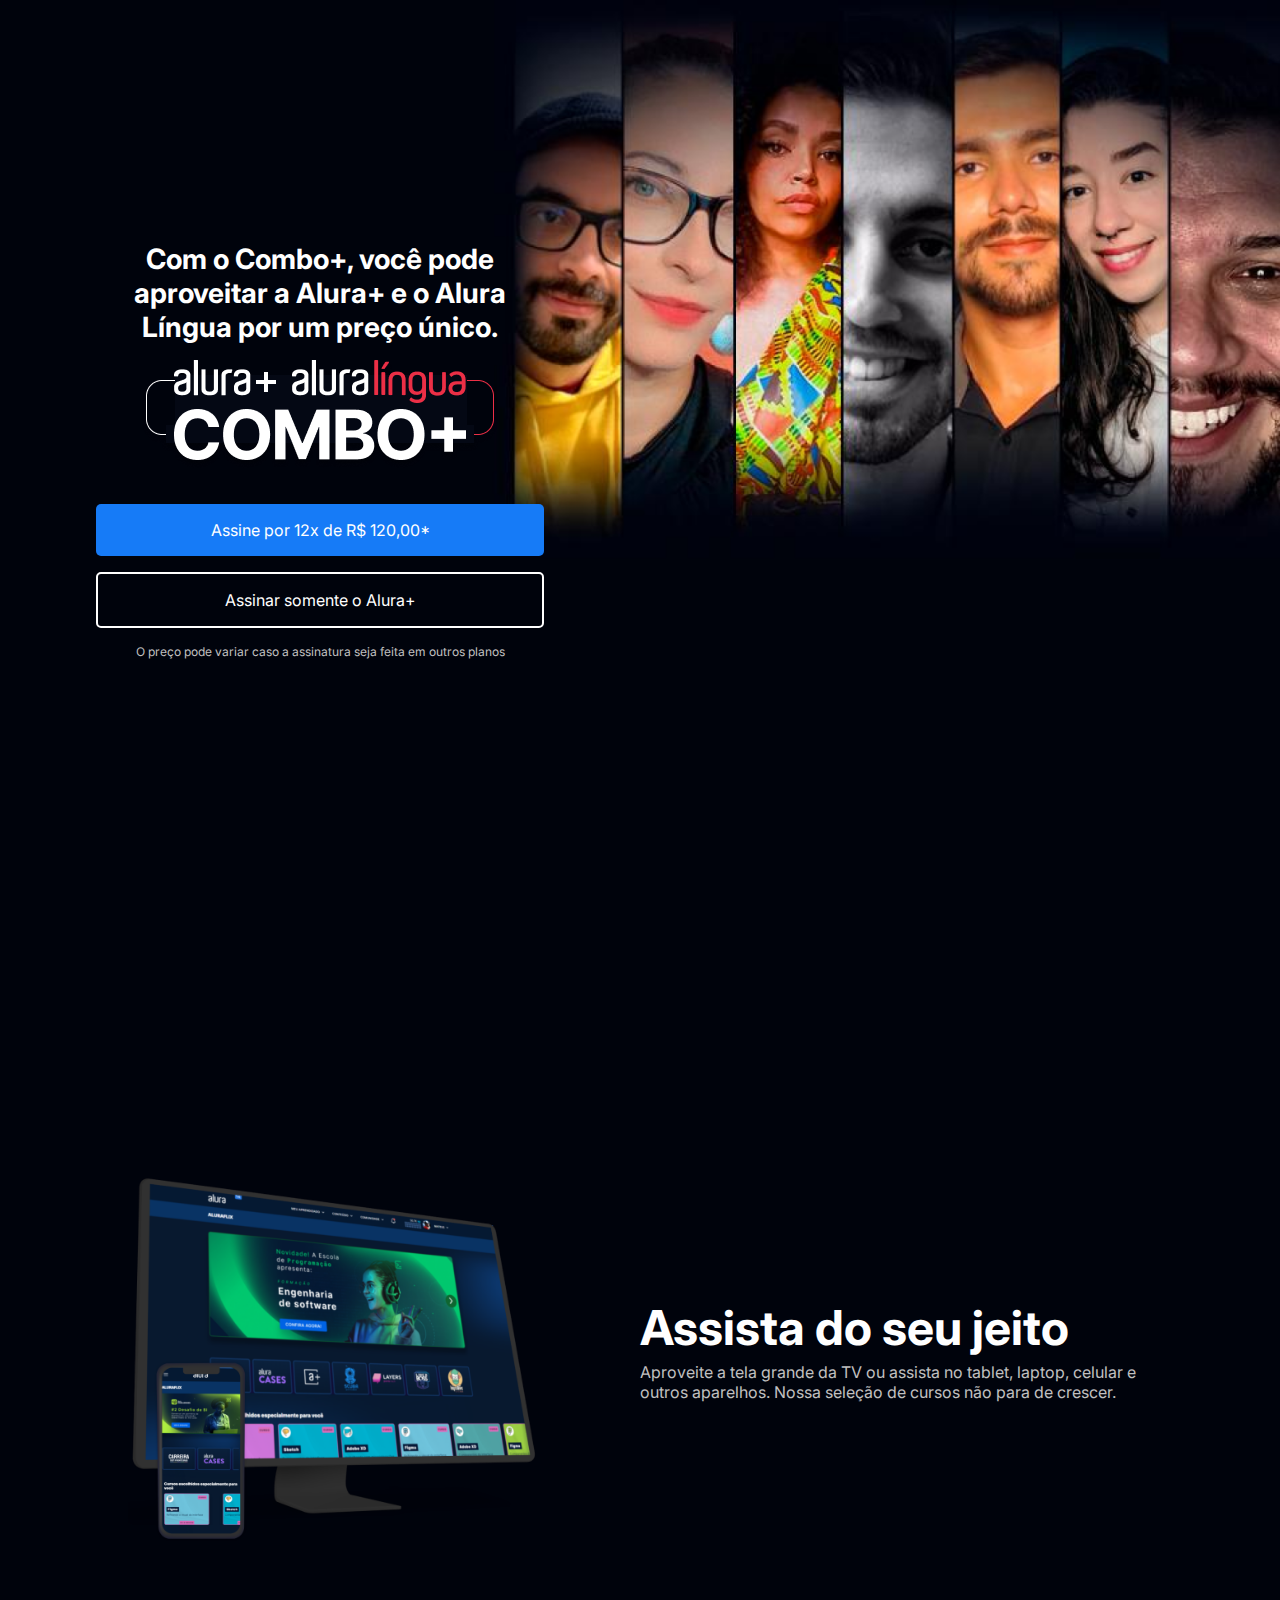
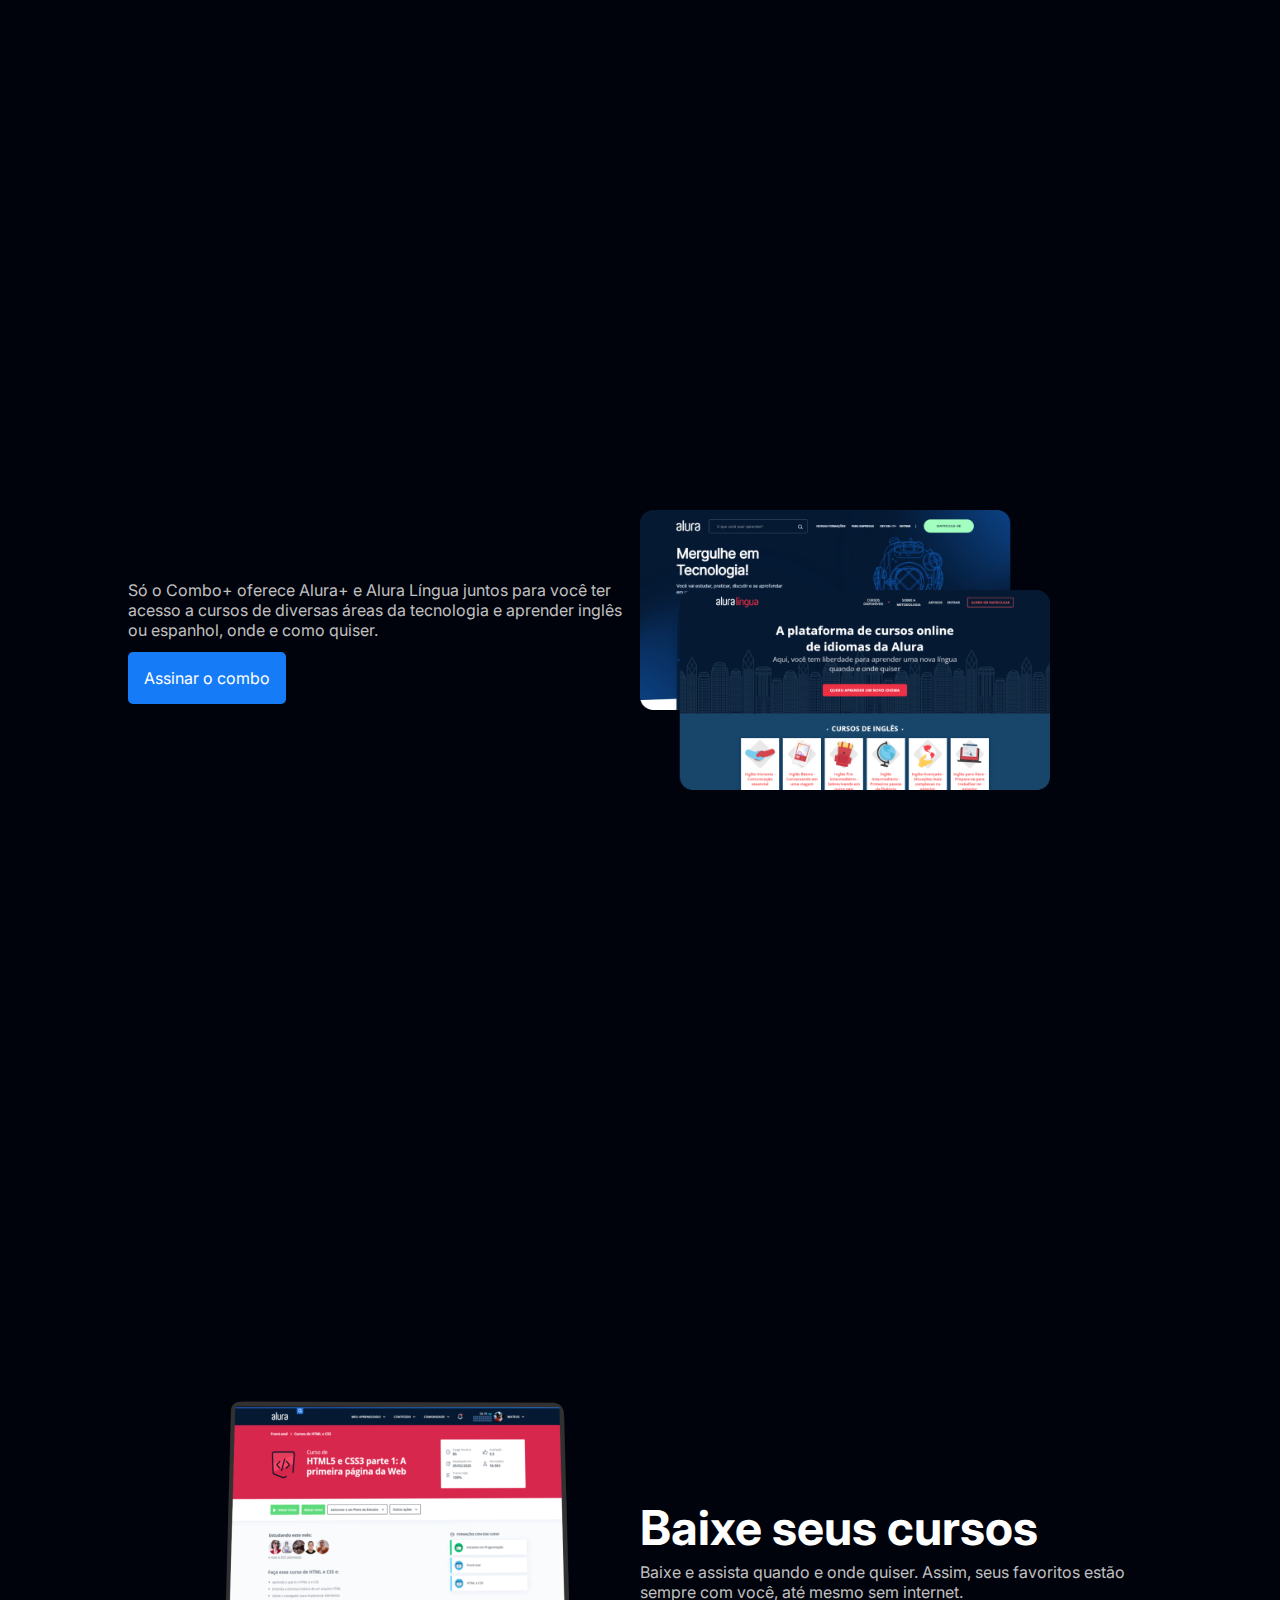
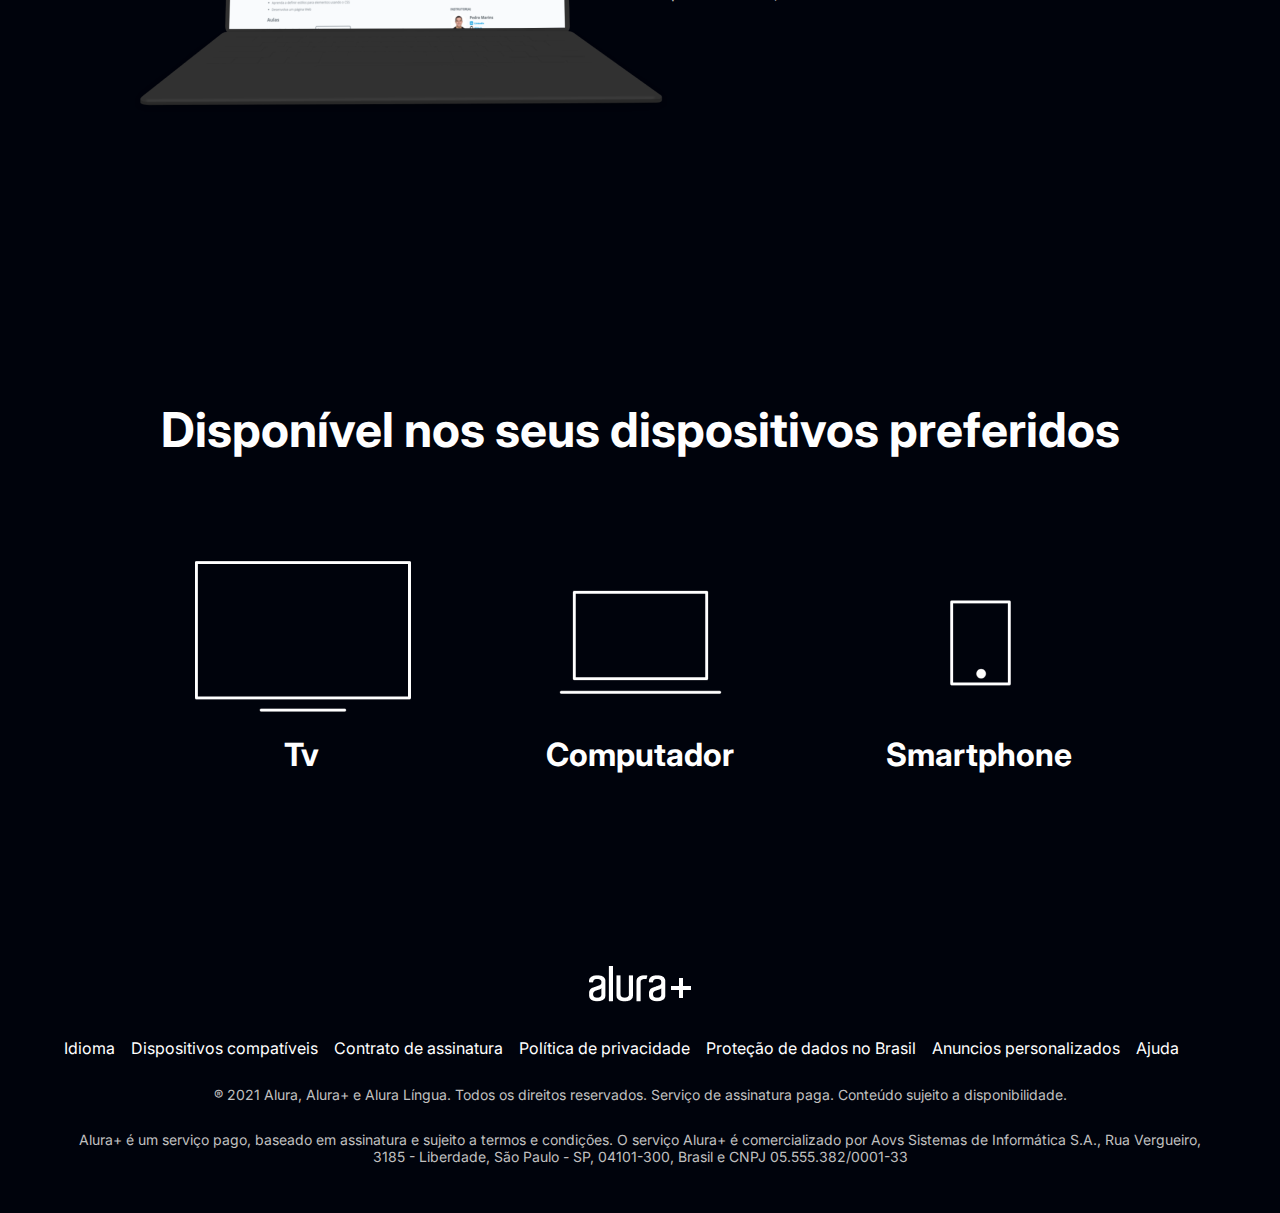
<file: index.html>
<!DOCTYPE html>
<html lang="pt-br">
<head>
    <meta charset="UTF-8">
    <meta name="viewport" content="width=device-width, initial-scale=1.0">
    <title>Alura Plus</title>
    <link rel="stylesheet" href="styles/style.css">
    <link rel="preconnect" href="https://fonts.googleapis.com">
    <link rel="preconnect" href="https://fonts.gstatic.com" crossorigin>
    <link href="https://fonts.googleapis.com/css2?family=Inter:wght@400;700&display=swap" rel="stylesheet">
</head>
<body>
    <section class="container principal">
        <div class="container_caixa">
            <h1 class="container_titulo">
                Com o Combo+, você pode aproveitar a Alura+ e o Alura Língua por um preço único.
            </h1>
            <img class="container_imagem" src="img/Combo.png" alt="combo alura+ com alura linguas">
            <a href="www.alura.com.br" class="container_botao">Assine por 12x de R$ 120,00*</a> 
            <a href="www.alura.com.br" class="container_botao botao_secundario">Assinar somente o Alura+</a> 
            <p class="container_aviso">O preço pode variar caso a assinatura seja feita em outros planos</p>
        </div>
    </section>

    <section class="container secundario">
        <img class="secundario_imagem" src="img/Plataformas.png" alt="monitor, celular e tablets com alura+">
        <div class="container_descricao">
            <h2 class="descricao_titulo">Assista do seu jeito</h2>
            <p class="descricao_texto" >Aproveite a tela grande da TV ou assista no tablet, laptop, celular e outros aparelhos. Nossa seleção de cursos não para de crescer.</p>    
        </div>
    </section>

    <section class="container secundario">
        <div class="container_descricao">
            <p class="descricao_texto">Só o Combo+ oferece Alura+ e Alura Língua juntos para você ter acesso a cursos de diversas áreas da tecnologia e aprender inglês ou espanhol, onde e como quiser.</p>
            <a href="www.alura.com.br" class="container_botao secundario_botao">Assinar o combo</a>
        </div>
        <img src="img/Telas.png" alt="Telas da Alura+ e ALura linguas" class="secundario_imagem">
    </section>

    <section class="container secundario">
        <img src="img/Notebook.png" alt="Notebook com a página do curso HTML5 e CSS3 da Alura aberta" class="secundario__imagem">
      <div class="container_descricao">
            <h2 class="descricao_titulo">Baixe seus cursos</h2>
            <p class="descricao_texto">Baixe e assista quando e onde quiser. Assim, seus favoritos estão sempre com você, até mesmo sem internet.</p>
        </div>
    </section>

    <section class="dispositivos">
        <h2 class="dispositivos_titulos">
            Disponível nos seus dispositivos preferidos
        </h2>
        <ul class="dispositivos_lista">
            <li>
                <img src="img/tv.png" alt="Icone de televisao">
                <h3 class="lista_item">Tv</h3>
            </li>
            <li>
                <img src="img/computador.png" alt="Icone computador">
                <h3 class="lista_item">Computador</h3>
            </li>
            <li>
                <img src="img/celular.png" alt="Icone celular">
                <h3 class="lista_item">Smartphone</h3>
            </li>
        </ul>
    </section>

    <footer class="rodape">
        <img  class="rodape_logo" src="img/Logo.png" alt="Alura+">
        <ul class="rodape_lista">
            <li class="lista_link">
                <a class="link_botao" href="www.alura.com.br">Idioma</a>
            </li>
            <li class="lista_link">
                <a class="link_botao" href="www.alura.com.br">Dispositivos compatíveis</a>
            </li>
            <li class="lista_link">
                <a class="link_botao" href="www.alura.com.br">Contrato de assinatura</a>
            </li>
            <li class="lista_link">
                <a class="link_botao" href="www.alura.com.br">Política de privacidade</a>
            </li>
            <li class="lista_link">
                <a class="link_botao" href="www.alura.com.br">Proteção de dados no Brasil</a>
            </li>
            <li class="lista_link">
                <a class="link_botao" href="www.alura.com.br">Anuncios personalizados</a>
            </li>
            <li class="lista_link">
                <a class="link_botao" href="www.alura.com.br">Ajuda</a>
            </li>
        </ul>
        <p class="rodape_texto">
            ® 2021 Alura, Alura+ e Alura Língua. Todos os direitos reservados. Serviço de assinatura paga. Conteúdo sujeito a disponibilidade.
        </p>
        <p class="rodape_texto">
            Alura+ é um serviço pago, baseado em assinatura e sujeito a termos e condições. O serviço Alura+ é comercializado por Aovs Sistemas de Informática S.A., Rua Vergueiro, 3185 - Liberdade, São Paulo - SP, 04101-300, Brasil e CNPJ 05.555.382/0001-33
        </p>
    </footer>
</body>
</html>
</file>
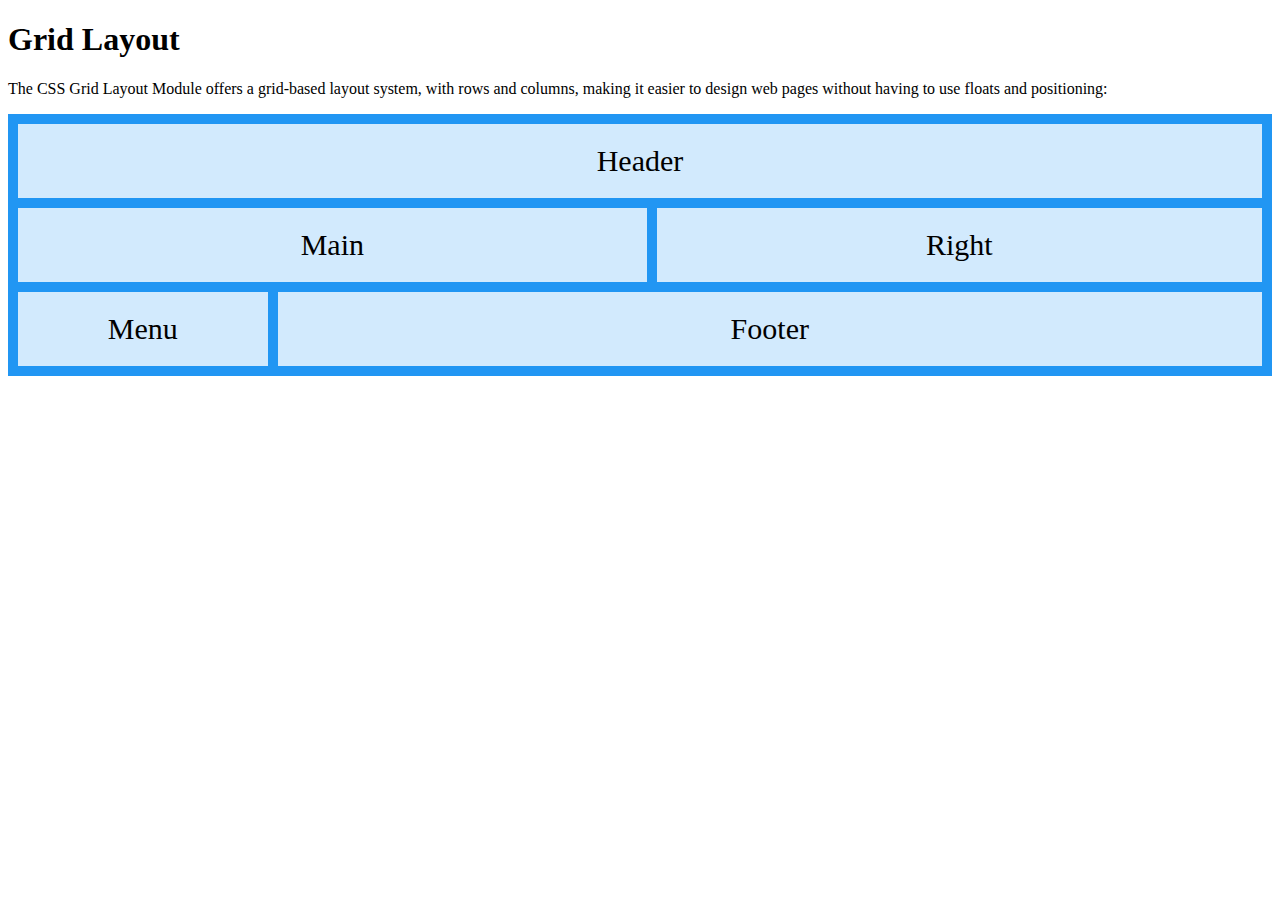
<file: teste.html>
<!DOCTYPE html>
<html>
<head>
<style>
.item1 { 
    grid-area: header;
}
.item2 { grid-area: menu; }
.item3 { grid-area: main; }
.item4 { grid-area: right; }
.item5 { grid-area: footer; }

.grid-container {
  display: grid;
  grid-template-areas:
    'header header header header header header'
    'main main main right right right'
    'menu footer footer footer footer footer';
  gap: 10px;
  background-color: #2196F3;
  padding: 10px;
}

.grid-container > div {
  background-color: rgba(255, 255, 255, 0.8);
  text-align: center;
  padding: 20px 0;
  font-size: 30px;
}
</style>
</head>
<body>

<h1>Grid Layout</h1>

<p>The CSS Grid Layout Module offers a grid-based layout system, with rows and columns, making it easier to design web pages without having to use floats and positioning:</p>

<div class="grid-container">
  <div class="item1">Header</div>
  <div class="item2">Menu</div>
  <div class="item3">Main</div>  
  <div class="item4">Right</div>
  <div class="item5">Footer</div>
</div>

</body>
</html>
</file>
<file: styles/style.css>
@import url('https://fonts.googleapis.com/css2?family=Inter:wght@400;700&display=swap');

* {
    margin: 0;
    padding: 0;
} 

:root {
    --branco-principal: #FFFFFF;
    --cinza-secundario: #C0C0C0;
    --botao-azul: #167BF7;
    --botao-azul-efeito: #546eff;
    --cor-de-fundo: #00030C;
    --font-principal : 'Inter', sans-serif;
}

body {
    background-color: var(--cor-de-fundo);
    color: var(--branco-principal);
    font-family: var(--font-principal);
    font-size: 16px;
    font-weight: 400;
}

.container {
    height: 100vh;
    display: grid;
    grid-template-columns: 50% 50%;
}

.principal {
    background-image: url("../img/Background.png");
    background-repeat: no-repeat;
    background-size: contain;
    align-items: center;
    text-align: center;
}

.container_titulo {
    font-size: 28px;
    font-weight: 700;
}

.container_botao {
    color: var(--branco-principal);
    background-color: var(--botao-azul);
    border-radius: 5px;
    margin-bottom: 1em;
    padding: 1em;
    display: block;
    text-decoration: none;
}

.botao_secundario {
    background-color: transparent;
    border: 2px solid var(--branco-principal);
}

.container_aviso {
    font-size: 12px;
    color: var(--cinza-secundario);
}

.container_imagem {
    margin: 1em 0 2em 0;
}

.container_caixa {
    margin: 0 6em;
}
 
.secundario_imagem {
    width: 80%;
}

.secundario {
    align-items: center;
    margin: 0 8em;
}

.descricao_titulo {
    font-weight: 700;
    font-size: 48px;
    margin-bottom: 0.1em;
}

.descricao_texto {
    color: var(--cinza-secundario);
}

.secundario_botao {
    display: inline-block;
    margin-top: 0.8em;
}

/* dispositivos */

.dispositivos {
    text-align: center;
}

.dispositivos_titulos {
    font-size: 48px;
    color: var(--branco-principal);
}

.lista_item {
    font-size: 32px;
    color: var(--branco-principal);
}

.dispositivos_lista {
    display: flex;
    justify-content: center;
    list-style-type: none;
    margin: 5em 0;
}

/* rodape */

.rodape {
    margin: 12em 4em 3em 4em;
    text-align: center;
}

.rodape_logo {
    margin-bottom: 2em;
}

.rodape_lista {
    display: flex;
    gap: 1em;
}

.rodape_lista {
    list-style-type: none;
}

.rodape_texto {
    font-size: 14px;
    margin-top: 2em;
    color: var(--cinza-secundario);
}

.link_botao {
    text-decoration: none;
    color: var(--branco-principal);
}

/* hover */

.rodape_lista .link_botao:hover {
    color: var(--botao-azul);
}

.rodape_lista .link_botao:active {
    color: var(--cinza-secundario);
}

.container_botao:hover {
    background-color: var(--botao-azul-efeito);
    color: var(--cor-de-fundo);
}
</file>
